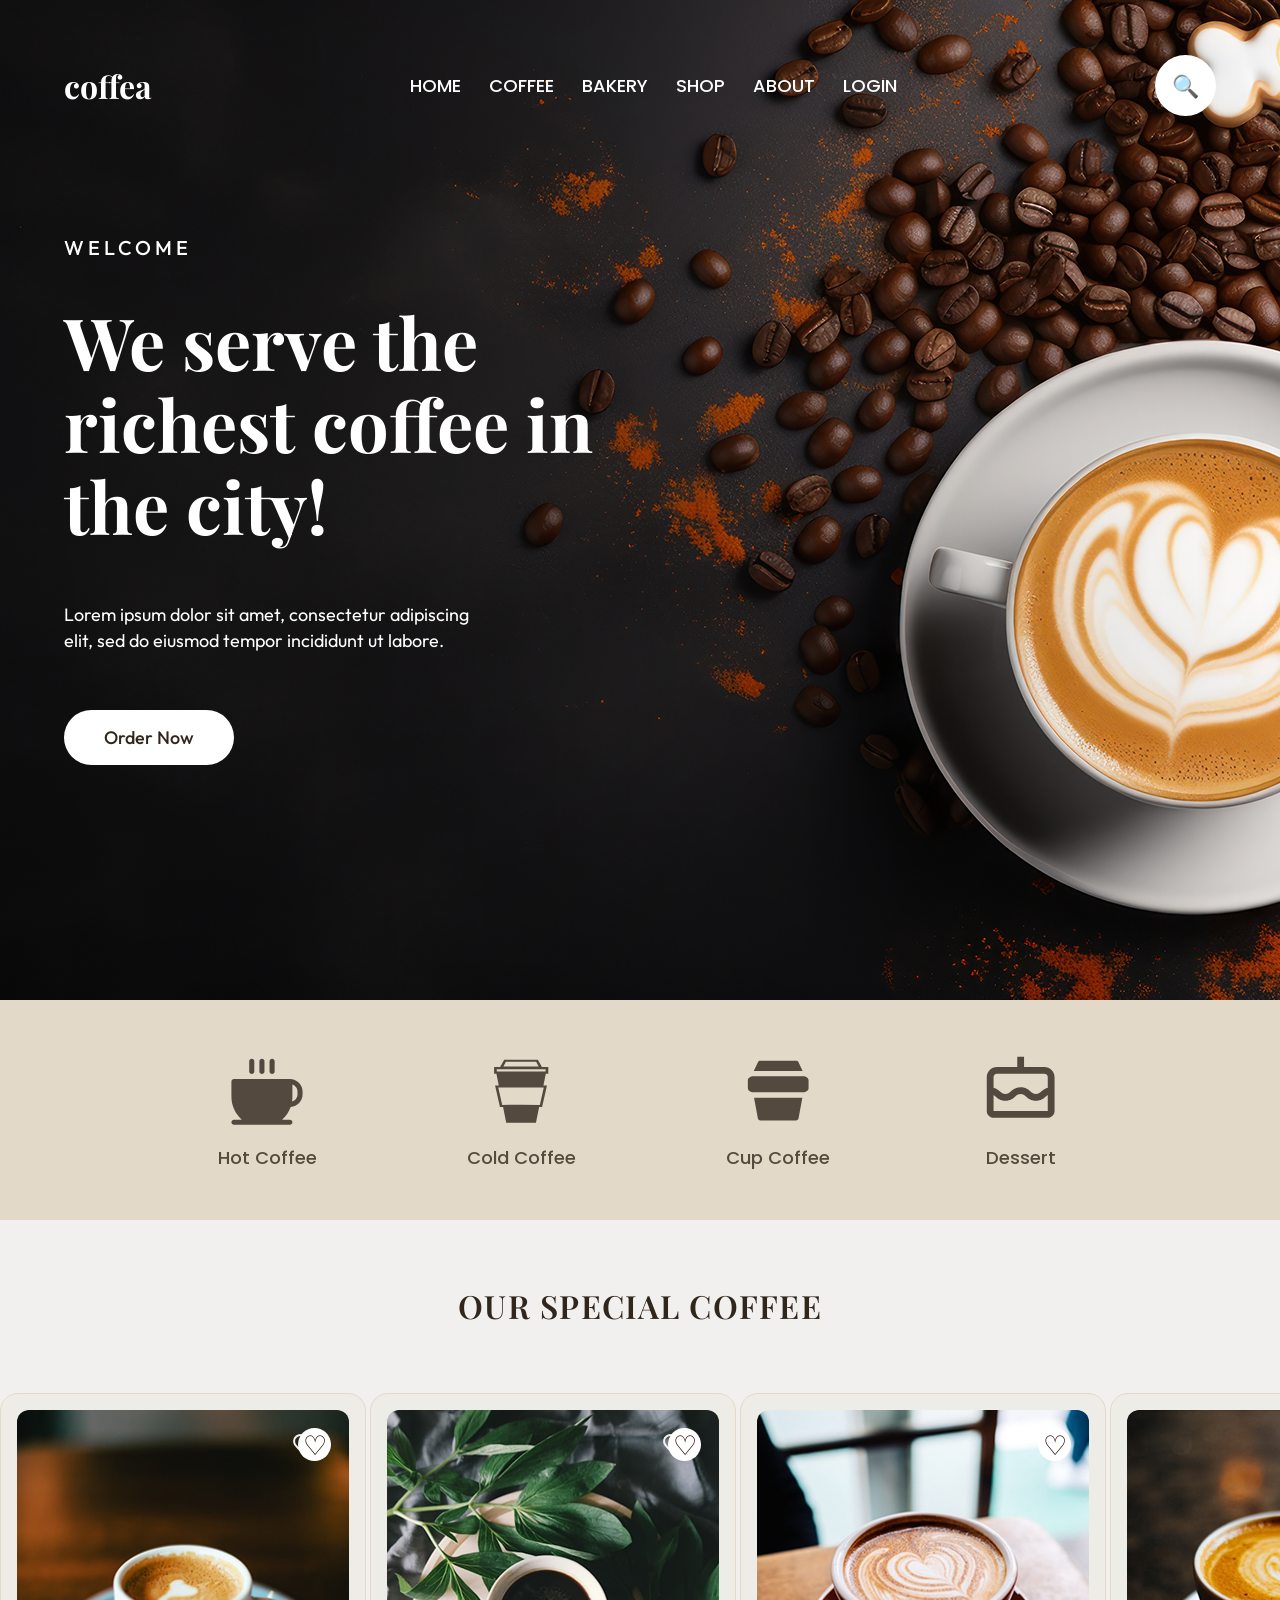
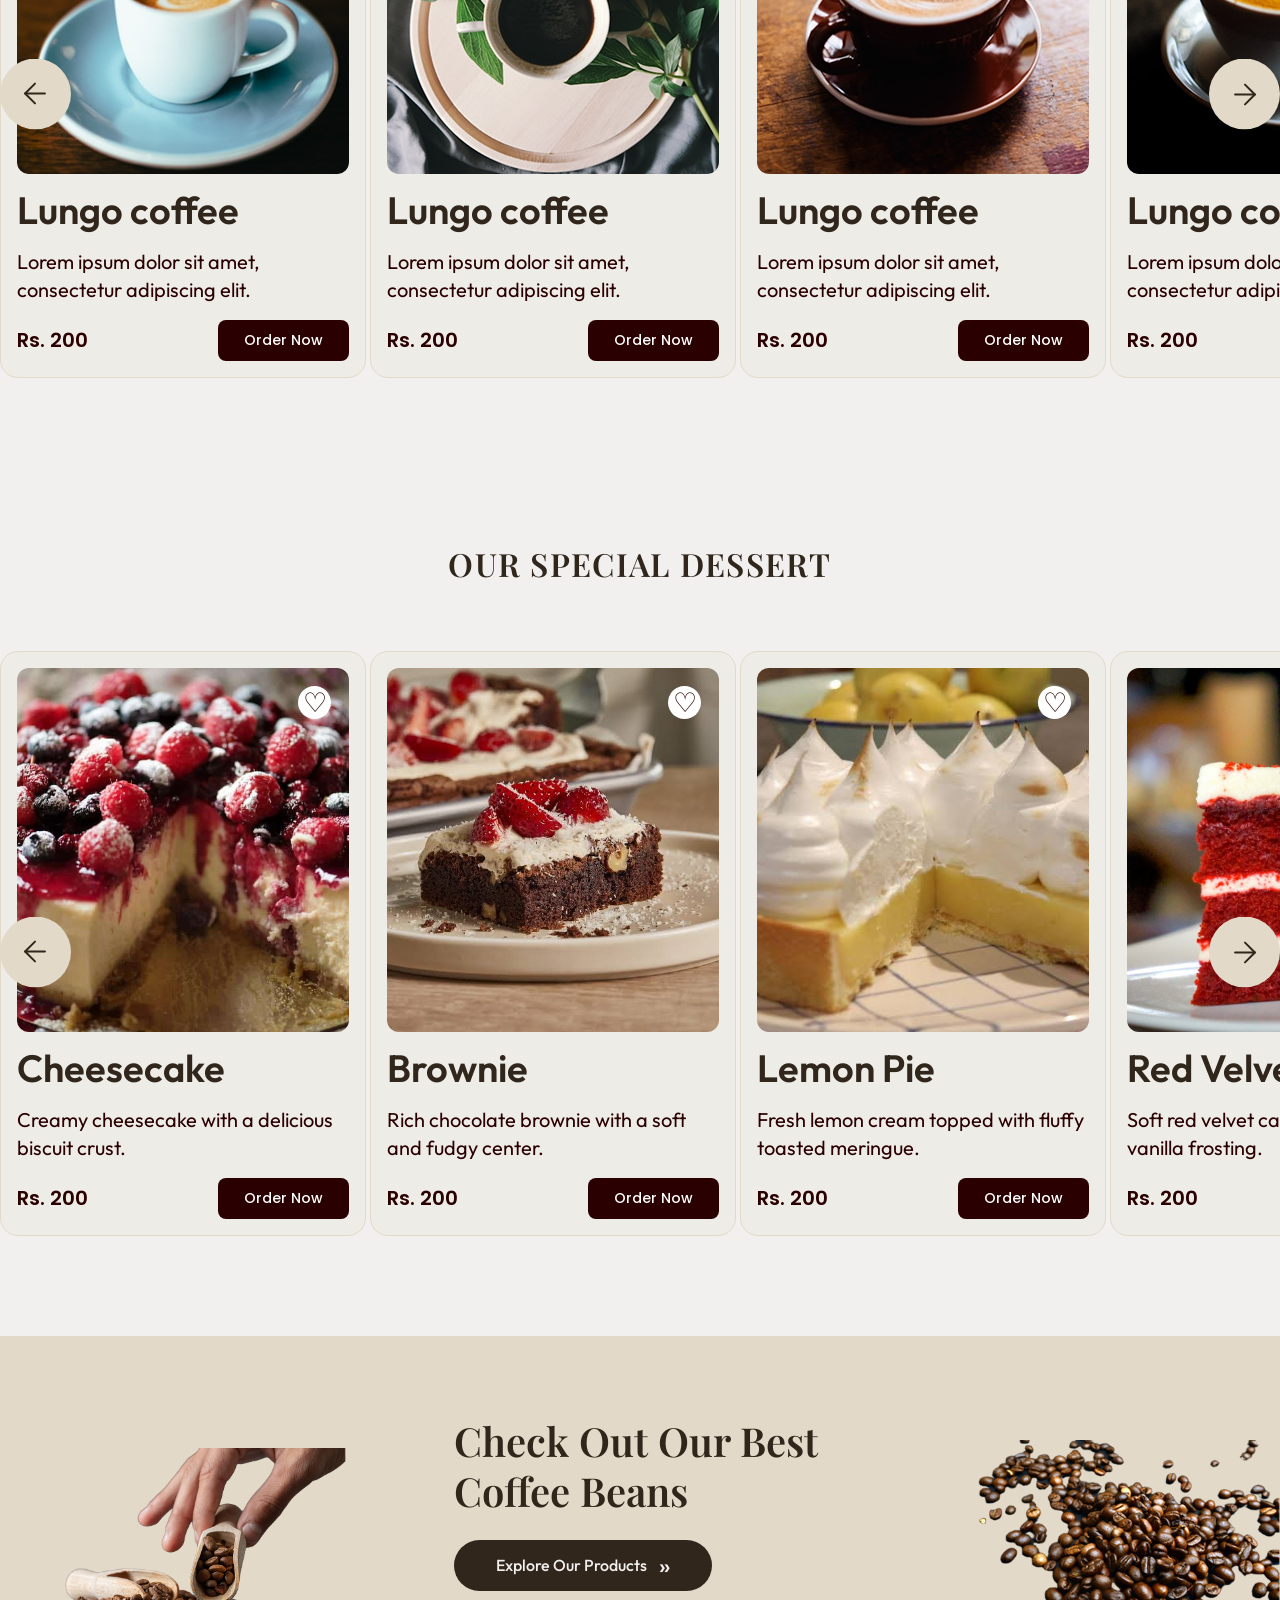
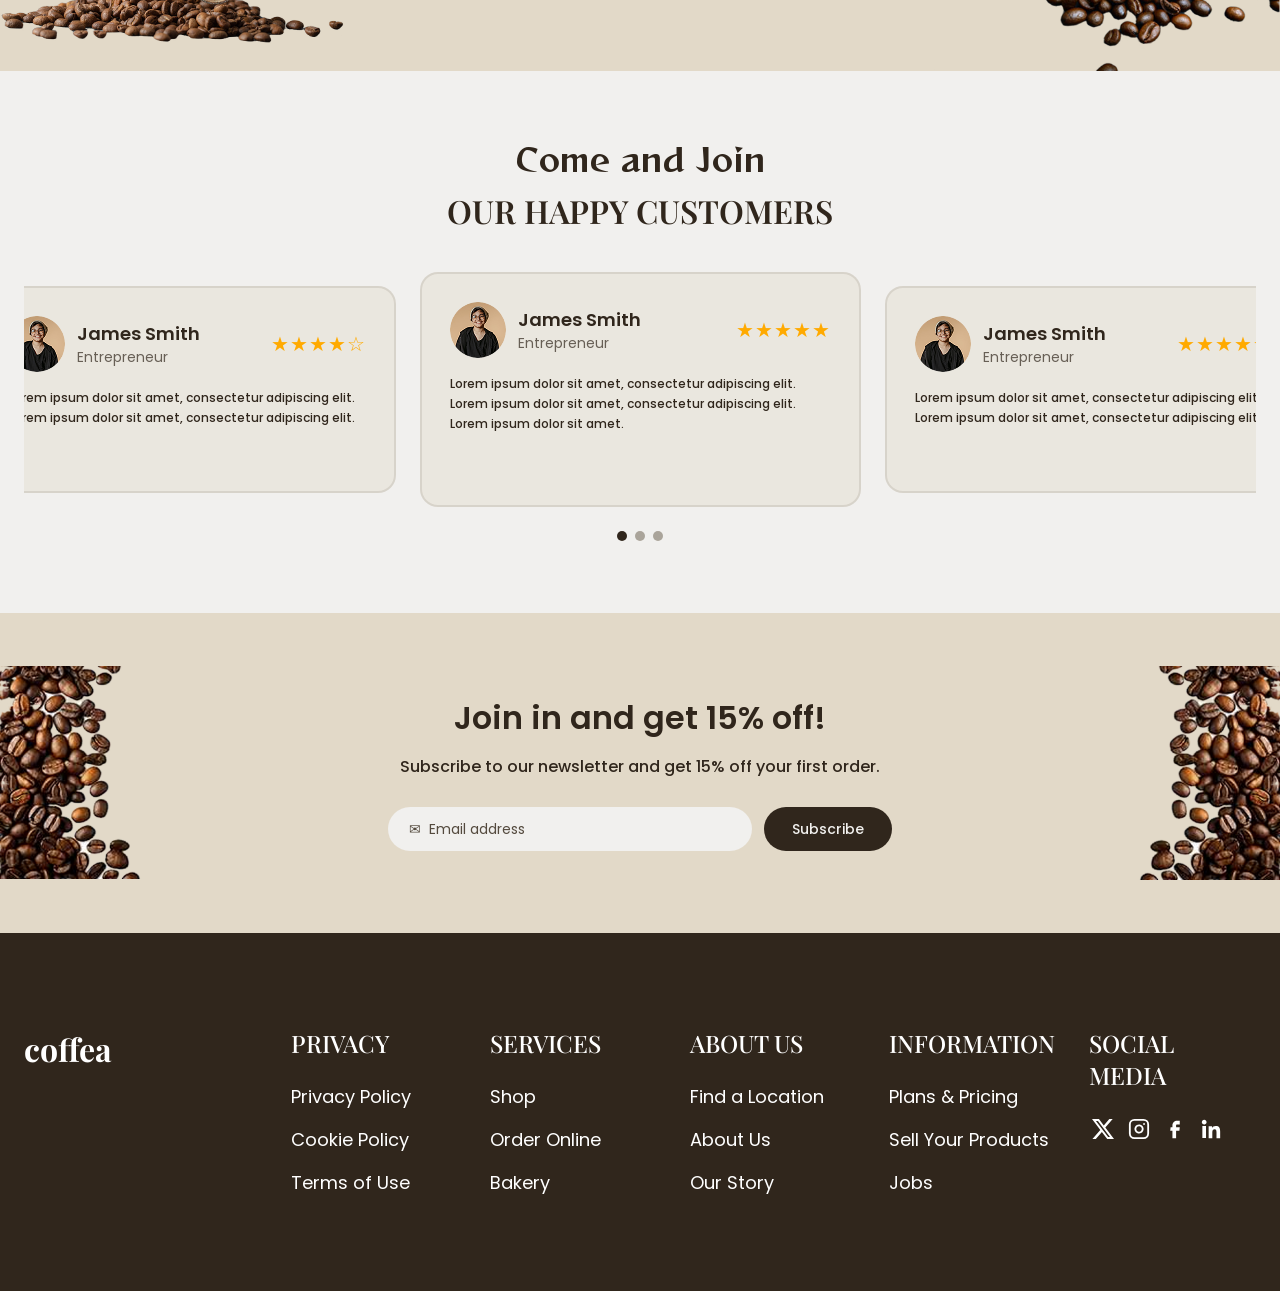
<file: index.html>
<!DOCTYPE html>
<html lang="en">

<head>
    <meta charset="UTF-8">
    <meta name="viewport" content="width=device-width, initial-scale=1.0">

    <meta name="description"
          content="Discover the best coffee and desserts at Coffea.">

    <title>Coffea | Coffee Shop</title>

    <!-- CONEXIÓN CON CSS -->
    <link rel="stylesheet" href="css/main.css">
</head>

<body>

    <!-- ACCESIBILIDAD -->
    <a href="#main" class="skip-link">
        Skip to content
    </a>

    <!-- =====================================
         HEADER - NAVEGACIÓN
         ===================================== -->

    <header class="header">

        <a href="#home" class="header__logo">
            coffea
        </a>

        <nav class="header__nav" aria-label="Main navigation">
            <a href="#home">HOME</a>
            <a href="#coffee">COFFEE</a>
            <a href="#dessert">BAKERY</a>
            <a href="#coffee">SHOP</a>
            <a href="#about">ABOUT</a>
            <a href="#newsletter">LOGIN</a>
        </nav>

        <button class="header__search"
                type="button"
                aria-label="Search">
            &#128269;
        </button>

    </header>

    <!-- CONTENIDO PRINCIPAL -->
    <main id="main">

        <!-- =====================================
             1. HERO - PORTADA
             ===================================== -->

        <section class="hero"
                 id="home"
                 aria-labelledby="hero-title">

            <div class="hero__content">

                <p class="hero__welcome">WELCOME</p>

                <h1 id="hero-title">
                    We serve the richest coffee in the city!
                </h1>

                <p class="hero__description">
                    Lorem ipsum dolor sit amet,
                    consectetur adipiscing elit,
                    sed do eiusmod tempor incididunt ut labore.
                </p>

                <a href="#coffee" class="hero__button">
                    Order Now
                </a>

            </div>

        </section>

        <!-- =====================================
             2. CATEGORÍAS
             ===================================== -->

        <section class="categories"
                 aria-label="Coffee and dessert categories">

            <ul class="categories__list">

                <li>
                    <a href="#coffee" class="categories__item">
                        <img src="assets/icons/cat-hot-coffee.svg"
                             alt="" width="82" height="82">
                        <span>Hot Coffee</span>
                    </a>
                </li>

                <li>
                    <a href="#coffee" class="categories__item">
                        <img src="assets/icons/cat-cold-coffee.svg"
                             alt="" width="82" height="82">
                        <span>Cold Coffee</span>
                    </a>
                </li>

                <li>
                    <a href="#coffee" class="categories__item">
                        <img src="assets/icons/cat-cup-coffee.svg"
                             alt="" width="82" height="82">
                        <span>Cup Coffee</span>
                    </a>
                </li>

                <li>
                    <a href="#dessert" class="categories__item">
                        <img src="assets/icons/cat-dessert.svg"
                             alt="" width="82" height="82">
                        <span>Dessert</span>
                    </a>
                </li>

            </ul>

        </section>

        <!-- =====================================
             3. OUR SPECIAL COFFEE
             ===================================== -->

        <section class="products"
                 id="coffee"
                 aria-labelledby="coffee-title">

            <h2 class="products__title" id="coffee-title">
                OUR SPECIAL COFFEE
            </h2>
<div class="products__slider">

    <a href="#coffee-1"
       class="products__arrow products__arrow--left"
       aria-label="Go to first coffee">
        <img src="assets/icons/arrow.svg"
             alt="" width="71" height="71">
    </a>
            <div class="products__carousel">

                <!-- CAFÉ 1 -->
                <article class="product-card" id="coffee-1">

                    <div class="product-card__image">

                        <img src="assets/img/coffee-1.png"
                             alt="Cup of freshly prepared coffee"
                             width="334" height="364"
                             loading="lazy">

                        <input type="checkbox"
                               id="favorite-1"
                               class="product-card__favorite-input"
                               aria-label="Add coffee 1 to favorites">

                        <label for="favorite-1"
                               class="product-card__favorite">
                            <span aria-hidden="true">♡</span>
                        </label>

                    </div>

                    <h3 class="product-card__title">Lungo coffee</h3>

                    <p class="product-card__description">
                        Lorem ipsum dolor sit amet,
                        consectetur adipiscing elit.
                    </p>

                    <div class="product-card__bottom">

                        <data value="200" class="product-card__price">
                            Rs. 200
                        </data>

                        <a href="#newsletter" class="product-card__button">
                            Order Now
                        </a>

                    </div>

                </article>

                <!-- CAFÉ 2 -->
                <article class="product-card" id="coffee-2">

                    <div class="product-card__image">

                        <img src="assets/img/coffee-2.png"
                             alt="Coffee surrounded by green leaves"
                             width="334" height="364"
                             loading="lazy">

                        <input type="checkbox"
                               id="favorite-2"
                               class="product-card__favorite-input"
                               aria-label="Add coffee 2 to favorites">

                        <label for="favorite-2"
                               class="product-card__favorite">
                            <span aria-hidden="true">♡</span>
                        </label>

                    </div>

                    <h3 class="product-card__title">Lungo coffee</h3>

                    <p class="product-card__description">
                        Lorem ipsum dolor sit amet,
                        consectetur adipiscing elit.
                    </p>

                    <div class="product-card__bottom">

                        <data value="200" class="product-card__price">
                            Rs. 200
                        </data>

                        <a href="#newsletter" class="product-card__button">
                            Order Now
                        </a>

                    </div>

                </article>

                <!-- CAFÉ 3 -->
                <article class="product-card" id="coffee-3">

                    <div class="product-card__image">

                        <img src="assets/img/coffee-3.png"
                             alt="Cup of latte coffee with latte art"
                             width="334" height="364"
                             loading="lazy">

                        <input type="checkbox"
                               id="favorite-3"
                               class="product-card__favorite-input"
                               aria-label="Add coffee 3 to favorites">

                        <label for="favorite-3"
                               class="product-card__favorite">
                            <span aria-hidden="true">♡</span>
                        </label>

                    </div>

                    <h3 class="product-card__title">Lungo coffee</h3>

                    <p class="product-card__description">
                        Lorem ipsum dolor sit amet,
                        consectetur adipiscing elit.
                    </p>

                    <div class="product-card__bottom">

                        <data value="200" class="product-card__price">
                            Rs. 200
                        </data>

                        <a href="#newsletter" class="product-card__button">
                            Order Now
                        </a>

                    </div>

                </article>

                <!-- CAFÉ 4 -->
                <article class="product-card" id="coffee-4">

                    <div class="product-card__image">

                        <img src="assets/img/coffee-4.png"
                             alt="Cup of cappuccino with heart latte art"
                             width="334" height="364"
                             loading="lazy">

                        <input type="checkbox"
                               id="favorite-4"
                               class="product-card__favorite-input"
                               aria-label="Add coffee 4 to favorites">

                        <label for="favorite-4"
                               class="product-card__favorite">
                            <span aria-hidden="true">♡</span>
                        </label>

                    </div>

                    <h3 class="product-card__title">Lungo coffee</h3>

                    <p class="product-card__description">
                        Lorem ipsum dolor sit amet,
                        consectetur adipiscing elit.
                    </p>

                    <div class="product-card__bottom">

                        <data value="200" class="product-card__price">
                            Rs. 200
                        </data>

                        <a href="#newsletter" class="product-card__button">
                            Order Now
                        </a>

                    </div>

                </article>

            </div>
    <a href="#coffee-4"
       class="products__arrow products__arrow--right"
       aria-label="Go to last coffee">
        <img src="assets/icons/arrow.svg"
             alt="" width="71" height="71">
    </a>

</div>
        </section>

        <!-- =====================================
             4. OUR SPECIAL DESSERT
             ===================================== -->

        <section class="products"
                 id="dessert"
                 aria-labelledby="dessert-title">

            <h2 class="products__title" id="dessert-title">
                OUR SPECIAL DESSERT
            </h2>
<div class="products__slider">
    <a href="#dessert-1"
       class="products__arrow products__arrow--left"
       aria-label="Go to first dessert">
        <img src="assets/icons/arrow.svg" alt="">
    </a>
            <div class="products__carousel">

                <!-- CHEESECAKE -->
                <article class="product-card" id="dessert-1">

                    <div class="product-card__image">

                        <img src="assets/img/dessert-1.jpg"
                             alt="Slice of cheesecake"
                             width="334" height="364"
                             loading="lazy">

                        <input type="checkbox"
                               id="favorite-dessert-1"
                               class="product-card__favorite-input"
                               aria-label="Add cheesecake to favorites">

                        <label for="favorite-dessert-1"
                               class="product-card__favorite">
                            <span aria-hidden="true">♡</span>
                        </label>

                    </div>

                    <h3 class="product-card__title">Cheesecake</h3>

                    <p class="product-card__description">
                        Creamy cheesecake with a delicious biscuit crust.
                    </p>

                    <div class="product-card__bottom">

                        <data value="200" class="product-card__price">
                            Rs. 200
                        </data>

                        <a href="#newsletter" class="product-card__button">
                            Order Now
                        </a>

                    </div>

                </article>

                <!-- BROWNIE -->
                <article class="product-card" id="dessert-2">

                    <div class="product-card__image">

                        <img src="assets/img/dessert-2.jpg"
                             alt="Chocolate brownie"
                             width="334" height="364"
                             loading="lazy">

                        <input type="checkbox"
                               id="favorite-dessert-2"
                               class="product-card__favorite-input"
                               aria-label="Add brownie to favorites">

                        <label for="favorite-dessert-2"
                               class="product-card__favorite">
                            <span aria-hidden="true">♡</span>
                        </label>

                    </div>

                    <h3 class="product-card__title">Brownie</h3>

                    <p class="product-card__description">
                        Rich chocolate brownie with a soft and fudgy center.
                    </p>

                    <div class="product-card__bottom">

                        <data value="200" class="product-card__price">
                            Rs. 200
                        </data>

                        <a href="#newsletter" class="product-card__button">
                            Order Now
                        </a>

                    </div>

                </article>

                <!-- LEMON PIE -->
                <article class="product-card" id="dessert-3">

                    <div class="product-card__image">

                        <img src="assets/img/dessert-3.jpg"
                             alt="Slice of lemon pie with meringue"
                             width="334" height="364"
                             loading="lazy">

                        <input type="checkbox"
                               id="favorite-dessert-3"
                               class="product-card__favorite-input"
                               aria-label="Add lemon pie to favorites">

                        <label for="favorite-dessert-3"
                               class="product-card__favorite">
                            <span aria-hidden="true">♡</span>
                        </label>

                    </div>

                    <h3 class="product-card__title">Lemon Pie</h3>

                    <p class="product-card__description">
                        Fresh lemon cream topped with fluffy toasted meringue.
                    </p>

                    <div class="product-card__bottom">

                        <data value="200" class="product-card__price">
                            Rs. 200
                        </data>

                        <a href="#newsletter" class="product-card__button">
                            Order Now
                        </a>

                    </div>

                </article>

                <!-- RED VELVET -->
                <article class="product-card" id="dessert-4">

                    <div class="product-card__image">

                        <img src="assets/img/dessert-4.jpg"
                             alt="Slice of red velvet cake"
                             width="334" height="364"
                             loading="lazy">

                        <input type="checkbox"
                               id="favorite-dessert-4"
                               class="product-card__favorite-input"
                               aria-label="Add red velvet to favorites">

                        <label for="favorite-dessert-4"
                               class="product-card__favorite">
                            <span aria-hidden="true">♡</span>
                        </label>

                    </div>

                    <h3 class="product-card__title">Red Velvet</h3>

                    <p class="product-card__description">
                        Soft red velvet cake with creamy vanilla frosting.
                    </p>

                    <div class="product-card__bottom">

                        <data value="200" class="product-card__price">
                            Rs. 200
                        </data>

                        <a href="#newsletter" class="product-card__button">
                            Order Now
                        </a>

                    </div>

                </article>

            </div>
<a href="#dessert-4"
   class="products__arrow products__arrow--right"
   aria-label="Go to last dessert">
    <img src="assets/icons/arrow.svg" alt="">
</a>

</div>
        </section>

        <!-- =====================================
             5. PROMOCIÓN - COFFEE BEANS
             ===================================== -->

        <section class="promo" aria-labelledby="promo-title">

            <img src="assets/img/promo-hand.png"
                 alt=""
                 class="promo__hand"
                 width="520" height="335"
                 loading="lazy">

            <div class="promo__content">

                <h2 class="promo__title" id="promo-title">
                    Check Out Our Best Coffee Beans
                </h2>

                <a href="#coffee" class="promo__button">
                    Explore Our Products
                    <span aria-hidden="true">»</span>
                </a>

            </div>

            <img src="assets/img/promo-beans.png"
                 alt=""
                 class="promo__beans"
                 width="503" height="335"
                 loading="lazy">

        </section>

        <!-- =====================================
             6. TESTIMONIOS - OUR HAPPY CUSTOMERS
             ===================================== -->

        <section class="testimonials"
                 id="about"
                 aria-labelledby="testimonials-title">

            <p class="testimonials__intro">
                Come and Join
            </p>

            <h2 class="testimonials__title"
                id="testimonials-title">
                OUR HAPPY CUSTOMERS
            </h2>

            <div class="testimonials__list">

                <!-- TESTIMONIO 1 -->
                <figure class="testimonial-card" id="t-1">

                    <div class="testimonial-card__header">

                        <img src="assets/img/avatar-1.png"
                             alt=""
                             class="testimonial-card__avatar"
                             width="56" height="56"
                             loading="lazy">

                        <div class="testimonial-card__info">

                            <p class="testimonial-card__name">
                                James Smith
                            </p>

                            <p class="testimonial-card__role">
                                Entrepreneur
                            </p>

                        </div>

                        <span class="testimonial-card__rating"
                              role="img"
                              aria-label="4 out of 5 stars">
                            ★★★★☆
                        </span>

                    </div>

                    <blockquote class="testimonial-card__quote">
                        Lorem ipsum dolor sit amet,
                        consectetur adipiscing elit.
                        Lorem ipsum dolor sit amet,
                        consectetur adipiscing elit.
                    </blockquote>

                    <figcaption class="visually-hidden">
                        Review by James Smith
                    </figcaption>

                </figure>

                <!-- TESTIMONIO 2 - DESTACADO -->
                <figure class="testimonial-card testimonial-card--featured"
                        id="t-2">

                    <div class="testimonial-card__header">

                        <img src="assets/img/avatar-1.png"
                             alt=""
                             class="testimonial-card__avatar"
                             width="56" height="56"
                             loading="lazy">

                        <div class="testimonial-card__info">

                            <p class="testimonial-card__name">
                                James Smith
                            </p>

                            <p class="testimonial-card__role">
                                Entrepreneur
                            </p>

                        </div>

                        <span class="testimonial-card__rating"
                              role="img"
                              aria-label="5 out of 5 stars">
                            ★★★★★
                        </span>

                    </div>

                    <blockquote class="testimonial-card__quote">
                        Lorem ipsum dolor sit amet,
                        consectetur adipiscing elit.
                        Lorem ipsum dolor sit amet,
                        consectetur adipiscing elit.
                        Lorem ipsum dolor sit amet.
                    </blockquote>

                    <figcaption class="visually-hidden">
                        Review by James Smith
                    </figcaption>

                </figure>

                <!-- TESTIMONIO 3 -->
                <figure class="testimonial-card" id="t-3">

                    <div class="testimonial-card__header">

                        <img src="assets/img/avatar-1.png"
                             alt=""
                             class="testimonial-card__avatar"
                             width="56" height="56"
                             loading="lazy">

                        <div class="testimonial-card__info">

                            <p class="testimonial-card__name">
                                James Smith
                            </p>

                            <p class="testimonial-card__role">
                                Entrepreneur
                            </p>

                        </div>

                        <span class="testimonial-card__rating"
                              role="img"
                              aria-label="4 out of 5 stars">
                            ★★★★☆
                        </span>

                    </div>

                    <blockquote class="testimonial-card__quote">
                        Lorem ipsum dolor sit amet,
                        consectetur adipiscing elit.
                        Lorem ipsum dolor sit amet,
                        consectetur adipiscing elit.
                    </blockquote>

                    <figcaption class="visually-hidden">
                        Review by James Smith
                    </figcaption>

                </figure>

            </div>

            <!-- PAGINADOR -->
            <nav class="testimonials__dots"
                 aria-label="Customer testimonials">

                <a href="#t-1"
                   class="testimonials__dot"
                   aria-label="Go to testimonial 1"></a>

                <a href="#t-2"
                   class="testimonials__dot"
                   aria-label="Go to testimonial 2"></a>

                <a href="#t-3"
                   class="testimonials__dot"
                   aria-label="Go to testimonial 3"></a>

            </nav>

        </section>

<!-- =====================================
     7. NEWSLETTER
     ===================================== -->

<section class="newsletter"
         id="newsletter"
         aria-labelledby="newsletter-title">

    <!-- GRANOS IZQUIERDA -->
    <img src="assets/img/newsletter-beans.png"
         alt=""
         class="newsletter__beans newsletter__beans--left"
         width="482"
         height="321"
         loading="lazy">

    <!-- CONTENIDO -->
    <div class="newsletter__content">

        <h2 class="newsletter__title"
            id="newsletter-title">
            Join in and get 15% off!
        </h2>

        <p class="newsletter__description">
            Subscribe to our newsletter and get 15% off
            your first order.
        </p>

        <form class="newsletter__form" action="#" method="get">

            <label for="newsletter-email"
                   class="visually-hidden">
                Email address
            </label>

            <input
                type="email"
                id="newsletter-email"
                name="email"
                class="newsletter__input"
                placeholder="✉  Email address"
                autocomplete="email"
                required>

            <button type="submit"
                    class="newsletter__button">
                Subscribe
            </button>

        </form>

    </div>

    <!-- GRANOS DERECHA -->
    <img src="assets/img/newsletter-beans.png"
         alt=""
         class="newsletter__beans newsletter__beans--right"
         width="482"
         height="321"
         loading="lazy">

</section>

    </main>

<!-- =====================================
     9. FOOTER - PIE DE PÁGINA
     ===================================== -->

<footer class="footer" id="footer">

    <div class="footer__container">

        <!-- LOGO -->
        <a href="#home" class="footer__logo">
            coffea
        </a>

        <!-- PRIVACY -->
        <nav class="footer__column" aria-label="Privacy links">

            <h3 class="footer__title">PRIVACY</h3>

            <ul class="footer__links">
                <li><a href="#footer">Privacy Policy</a></li>
                <li><a href="#footer">Cookie Policy</a></li>
                <li><a href="#footer">Terms of Use</a></li>
            </ul>

        </nav>

        <!-- SERVICES -->
        <nav class="footer__column" aria-label="Services links">

            <h3 class="footer__title">SERVICES</h3>

            <ul class="footer__links">
                <li><a href="#coffee">Shop</a></li>
                <li><a href="#coffee">Order Online</a></li>
                <li><a href="#dessert">Bakery</a></li>
            </ul>

        </nav>

        <!-- ABOUT US -->
        <nav class="footer__column" aria-label="About us links">

            <h3 class="footer__title">ABOUT US</h3>

            <ul class="footer__links">
                <li><a href="#about">Find a Location</a></li>
                <li><a href="#about">About Us</a></li>
                <li><a href="#about">Our Story</a></li>
            </ul>

        </nav>

        <!-- INFORMATION -->
        <nav class="footer__column" aria-label="Information links">

            <h3 class="footer__title">INFORMATION</h3>

            <ul class="footer__links">
                <li><a href="#footer">Plans & Pricing</a></li>
                <li><a href="#coffee">Sell Your Products</a></li>
                <li><a href="#footer">Jobs</a></li>
            </ul>

        </nav>

        <!-- REDES SOCIALES -->
        <div class="footer__column">

            <h3 class="footer__title">SOCIAL MEDIA</h3>

            <div class="footer__socials">

                <a href="https://x.com/"
                   target="_blank"
                   rel="noopener noreferrer"
                   aria-label="X Twitter">

                    <img src="assets/icons/social-twitter.svg"
                         alt="" width="24" height="24">
                </a>

                <a href="https://www.instagram.com/"
                   target="_blank"
                   rel="noopener noreferrer"
                   aria-label="Instagram">

                    <img src="assets/icons/social-instagram.svg"
                         alt="" width="24" height="24">
                </a>

                <a href="https://www.facebook.com/"
                   target="_blank"
                   rel="noopener noreferrer"
                   aria-label="Facebook">

                    <img src="assets/icons/social-facebook.svg"
                         alt="" width="24" height="24">
                </a>

                <a href="https://www.linkedin.com/"
                   target="_blank"
                   rel="noopener noreferrer"
                   aria-label="LinkedIn">

                    <img src="assets/icons/social-linkedin.svg"
                         alt="" width="24" height="24">
                </a>

            </div>

        </div>

    </div>

</footer>

</body>
</html>
</file>
<file: css/main.css>
/* GOOGLE FONTS */

@import url("https://fonts.googleapis.com/css2?family=Outfit:wght@400;500;600&family=Playfair+Display:wght@500;600;700&family=Poppins:wght@400;500;600&family=Reggae+One&display=swap");


/* ESTILOS GENERALES */

@import url("tokens.css");
@import url("base.css");
@import url("layout.css");

/* COMPONENTES */

@import url("components/categories.css");
@import url("components/product-card.css");
@import url("components/carousel.css");
@import url("components/promo.css");
@import url("components/testimonial-card.css");
@import url("components/newsletter.css");
@import url("components/footer.css");
</file>
